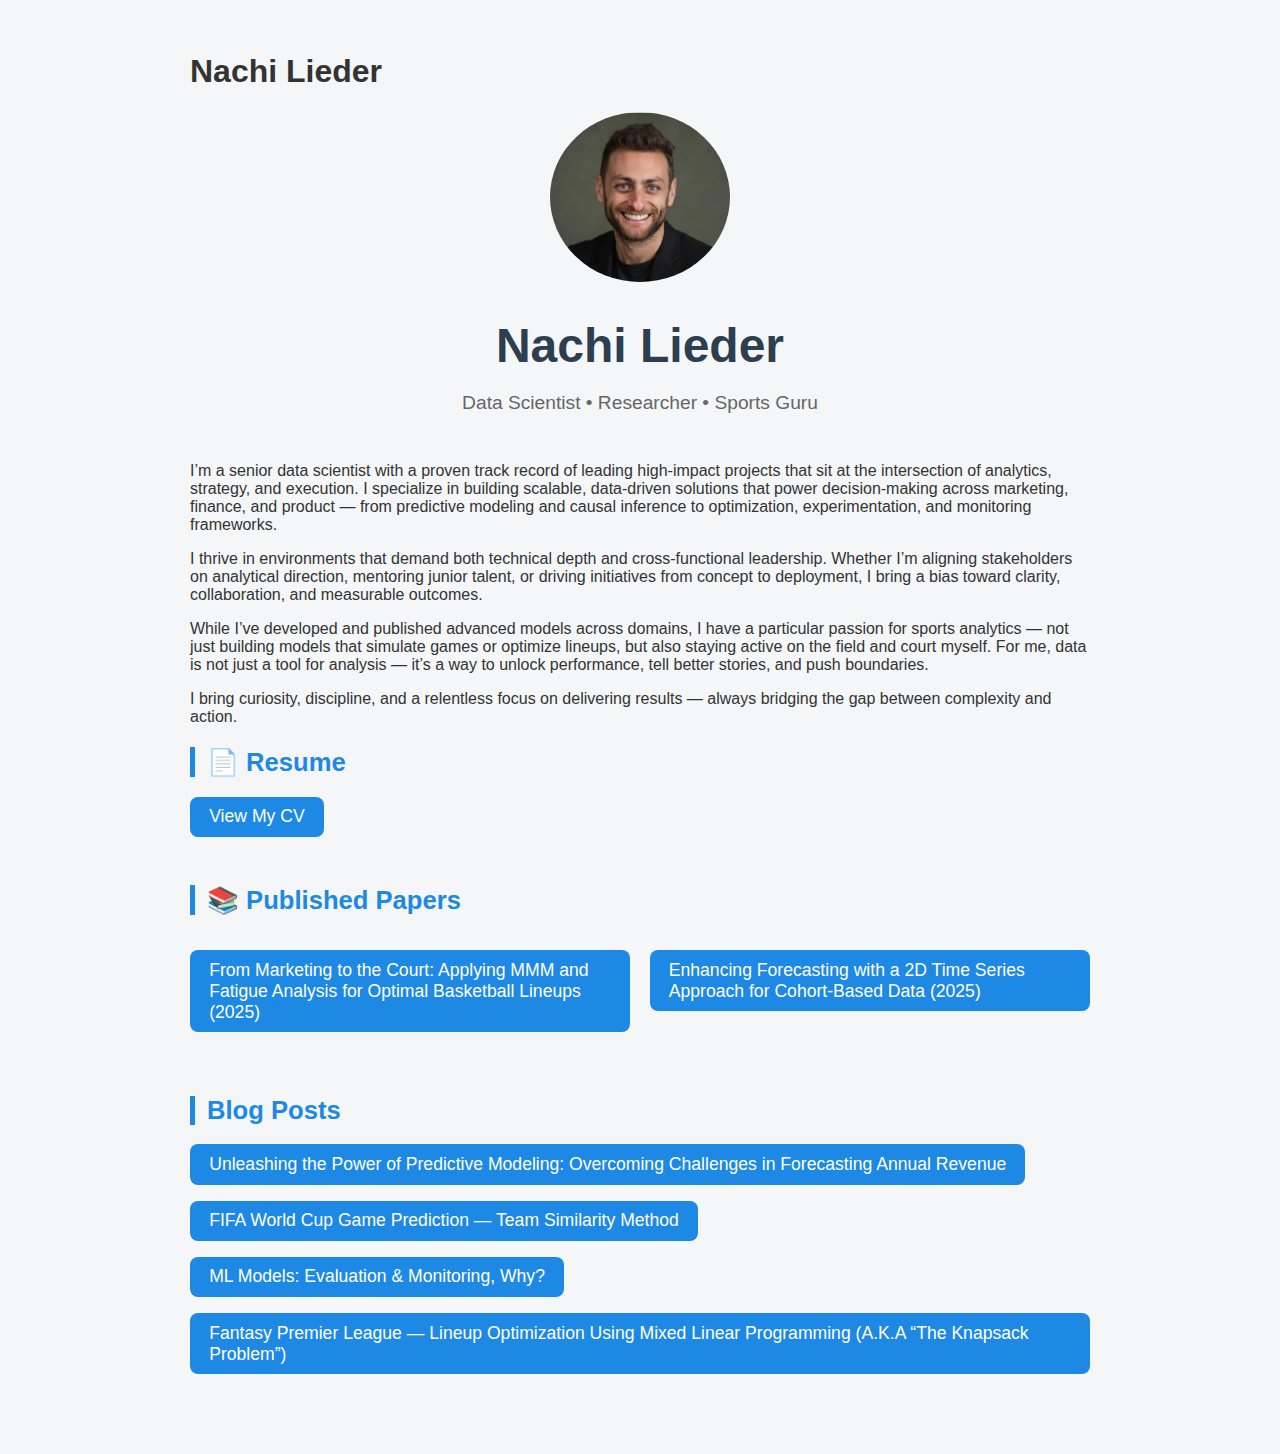
<file: index.html>
<!DOCTYPE html>

<html>

<head>

<meta charset="utf-8" />
<meta name="generator" content="pandoc" />
<meta http-equiv="X-UA-Compatible" content="IE=EDGE" />

<meta name="viewport" content="width=device-width, initial-scale=1" />



<title>Nachi Lieder</title>

<script>// Pandoc 2.9 adds attributes on both header and div. We remove the former (to
// be compatible with the behavior of Pandoc < 2.8).
document.addEventListener('DOMContentLoaded', function(e) {
  var hs = document.querySelectorAll("div.section[class*='level'] > :first-child");
  var i, h, a;
  for (i = 0; i < hs.length; i++) {
    h = hs[i];
    if (!/^h[1-6]$/i.test(h.tagName)) continue;  // it should be a header h1-h6
    a = h.attributes;
    while (a.length > 0) h.removeAttribute(a[0].name);
  }
});
</script>

<style type="text/css">
code{white-space: pre-wrap;}
span.smallcaps{font-variant: small-caps;}
span.underline{text-decoration: underline;}
div.column{display: inline-block; vertical-align: top; width: 50%;}
div.hanging-indent{margin-left: 1.5em; text-indent: -1.5em;}
ul.task-list{list-style: none;}
</style>







<style type="text/css">body {
font-family: 'Segoe UI', Roboto, sans-serif;
background: #f4f6f8;
color: #333;
margin: 0;
padding: 2rem;
max-width: 900px;
margin-left: auto;
margin-right: auto;
}
.header {
text-align: center;
margin-bottom: 3rem;
}
.header h1 {
font-size: 3rem;
margin-bottom: 0.5rem;
color: #2c3e50;
}
.subtitle {
font-size: 1.2rem;
color: #666;
}
.section {
margin-bottom: 3rem;
}
.section h2 {
border-left: 5px solid #1e88e5;
padding-left: 0.75rem;
font-size: 1.6rem;
color: #1e88e5;
margin-bottom: 1.2rem;
}
.cv-link {
font-size: 1.1rem;
background: #1e88e5;
color: white;
padding: 0.6rem 1.2rem;
border-radius: 8px;
text-decoration: none;
display: inline-block;
transition: background 0.3s ease;
}
.cv-link:hover {
background: #1565c0;
}
.link-grid {
display: grid;
grid-template-columns: repeat(auto-fit, minmax(260px, 1fr));
gap: 1.2rem;
}
.link-card {
background: white;
border-radius: 12px;
padding: 1rem;
text-decoration: none;
color: inherit;
box-shadow: 0 2px 6px rgba(0,0,0,0.06);
transition: transform 0.2s ease, box-shadow 0.3s ease;
}
.link-card:hover {
transform: translateY(-5px);
box-shadow: 0 8px 20px rgba(0,0,0,0.1);
}
.link-card h3 {
margin-top: 0;
color: #1e88e5;
}
.link-card p {
margin: 0.3em 0 0;
color: #555;
}
footer {
text-align: center;
margin-top: 4rem;
font-size: 0.9rem;
color: #aaa;
}
</style>




</head>

<body>




<h1 class="title toc-ignore">Nachi Lieder</h1>



<center>
<img role="img" src="[data-uri]" style="width:180px; border-radius: 50%;" />
</center>
<div class="header">
<h1>
Nachi Lieder
</h1>
<p class="subtitle">
Data Scientist • Researcher • Sports Guru
</p>
</div>
<p>I’m a senior data scientist with a proven track record of leading
high-impact projects that sit at the intersection of analytics,
strategy, and execution. I specialize in building scalable, data-driven
solutions that power decision-making across marketing, finance, and
product — from predictive modeling and causal inference to optimization,
experimentation, and monitoring frameworks.</p>
<p>I thrive in environments that demand both technical depth and
cross-functional leadership. Whether I’m aligning stakeholders on
analytical direction, mentoring junior talent, or driving initiatives
from concept to deployment, I bring a bias toward clarity,
collaboration, and measurable outcomes.</p>
<p>While I’ve developed and published advanced models across domains, I
have a particular passion for sports analytics — not just building
models that simulate games or optimize lineups, but also staying active
on the field and court myself. For me, data is not just a tool for
analysis — it’s a way to unlock performance, tell better stories, and
push boundaries.</p>
<p>I bring curiosity, discipline, and a relentless focus on delivering
results — always bridging the gap between complexity and action.</p>
<div class="section">
<h2>
📄 Resume
</h2>
<p><a class="cv-link" href="cv.html" target="_blank">View My CV</a></p>
</div>
<div class="section">
<h2>
📚 Published Papers
</h2>
<div class="link-grid">
<p><a class="cv-link" href="Basketball_Squad_Productivity.pdf" target="_blank">From
Marketing to the Court: Applying MMM and Fatigue Analysis for Optimal
Basketball Lineups (2025)</a></p>
<p><a class="cv-link" href="Enhancing_Forecasting_with_a_2D_Time_Series_Approach_for_Cohort_Based_Data.pdf" target="_blank">Enhancing
Forecasting with a 2D Time Series Approach for Cohort-Based Data
(2025)</a></p>
</div>
</div>
<div class="section">
<h2>
Blog Posts
</h2>
<p><a class="cv-link" href="https://medium.com/lightricks-tech-blog/unleashing-the-power-predictive-modeling-overcoming-challenges-in-forecasting-annual-revenue-7928ebbbedce" target="_blank">Unleashing
the Power of Predictive Modeling: Overcoming Challenges in Forecasting
Annual Revenue</a></p>
<p><a class="cv-link" href="https://medium.com/@nachilieder/fifa-world-cup-game-prediction-team-similarity-method-feb4828feaec" target="_blank">FIFA
World Cup Game Prediction — Team Similarity Method</a></p>
<p><a class="cv-link" href="https://medium.com/lightricks-tech-blog/evaluation-monitoring-why-38a132481eb5" target="_blank">ML
Models: Evaluation &amp; Monitoring, Why?</a></p>
<p><a class="cv-link" href="https://medium.com/sports-analytics-and-data-science/fantasy-premier-league-lineup-optimization-using-mixed-linear-programming-the-knapsack-problem-3c19b3b007a2" target="_blank">Fantasy
Premier League — Lineup Optimization Using Mixed Linear Programming
(A.K.A “The Knapsack Problem”)</a></p>
</div>



<!-- code folding -->


<!-- dynamically load mathjax for compatibility with self-contained -->
<script>
  (function () {
    var script = document.createElement("script");
    script.type = "text/javascript";
    script.src  = "https://mathjax.rstudio.com/latest/MathJax.js?config=TeX-AMS-MML_HTMLorMML";
    document.getElementsByTagName("head")[0].appendChild(script);
  })();
</script>

</body>
</html>
</file>
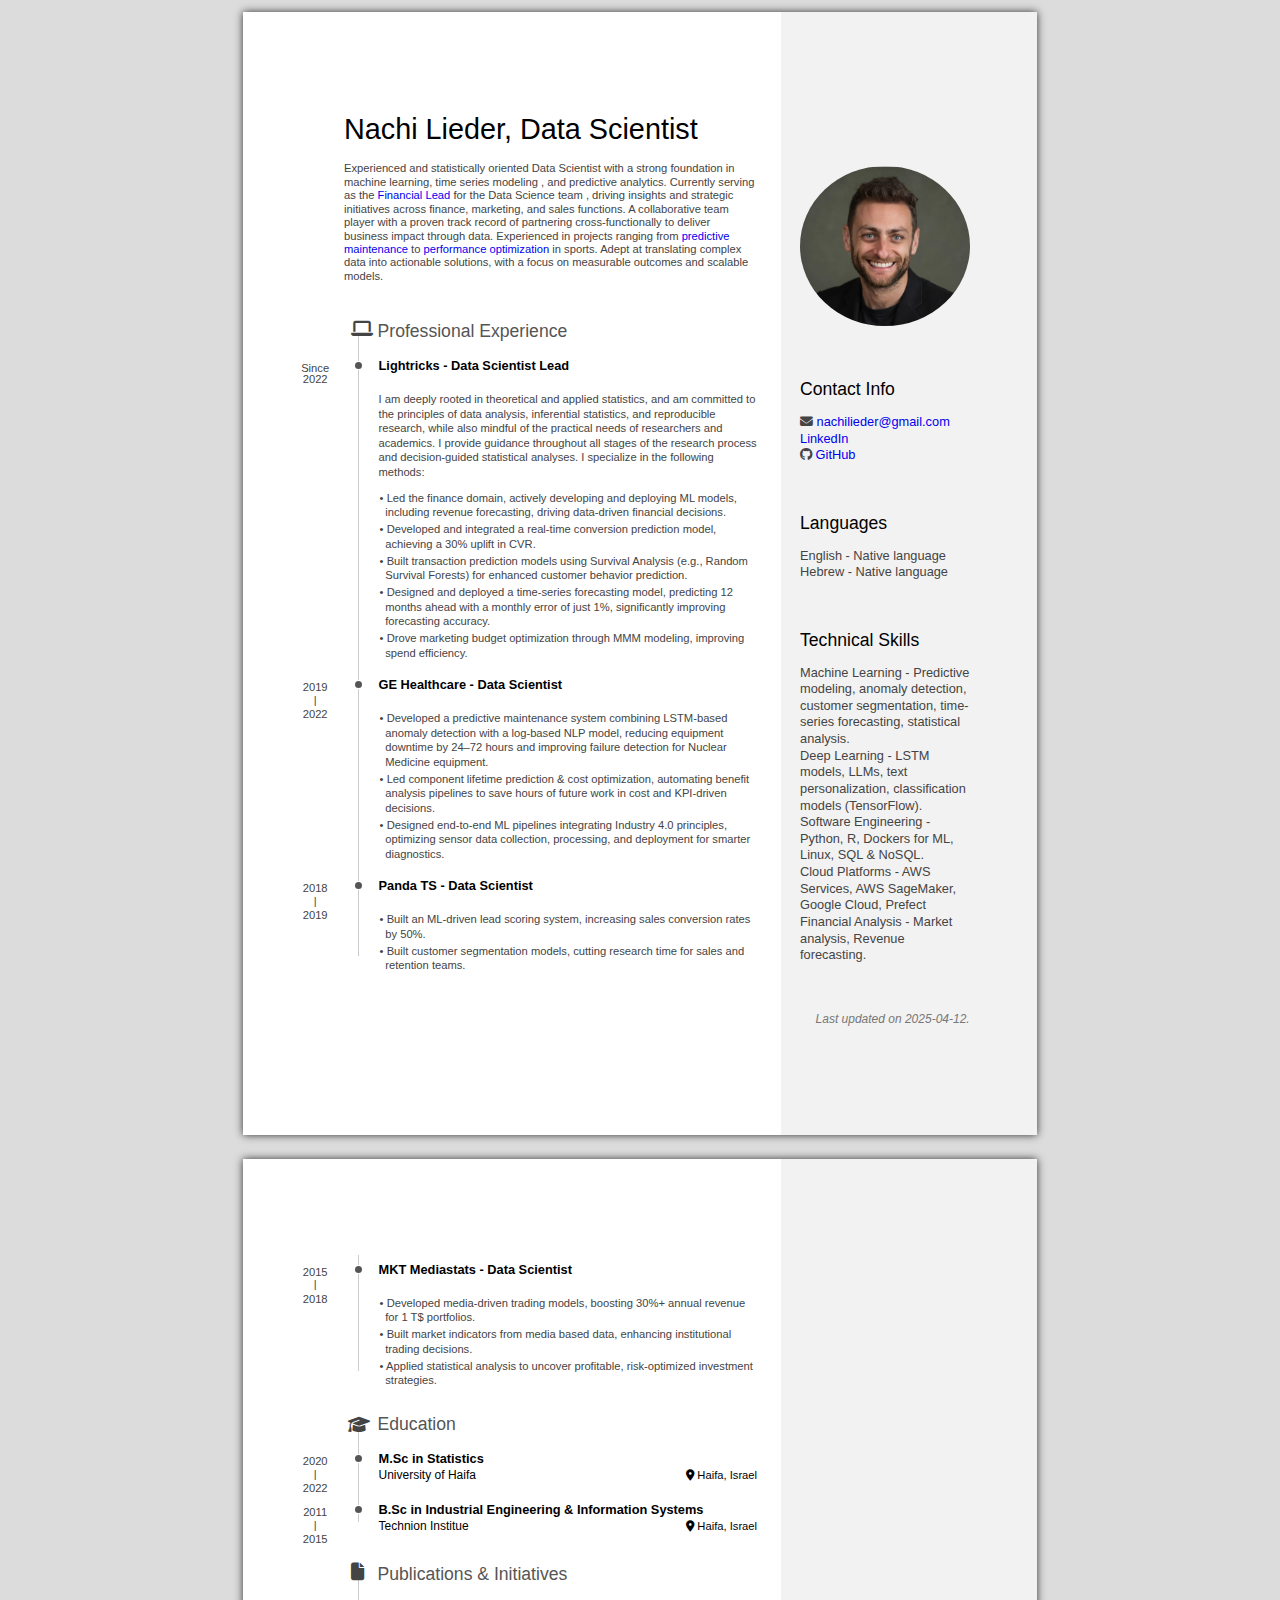
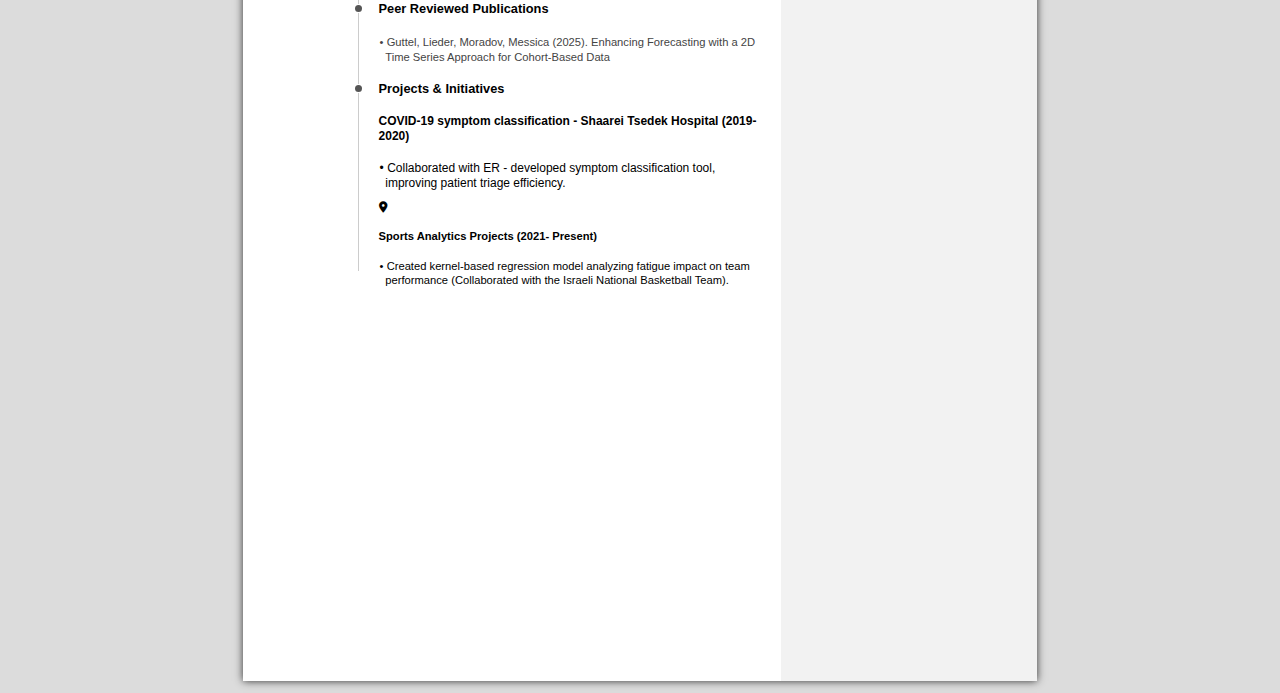
<file: cv.html>
<!DOCTYPE html>
<html xmlns="http://www.w3.org/1999/xhtml">
  <head>
    <meta charset="utf-8" />
    <meta http-equiv="Content-Type" content="text/html; charset=utf-8" />
    <meta name="generator" content="pandoc" />
    <meta name="viewport" content="width=device-width, initial-scale=1">

    <meta name="author" content="Nachi Lieder" />
    <meta name="date" content="2025-04-12" />
    <title>Nachi Lieder’s CV</title>

    
        <link href="index_files/font-awesome-6.4.2/css/all.min.css" rel="stylesheet" />
        <link href="index_files/font-awesome-6.4.2/css/v4-shims.min.css" rel="stylesheet" />
        <script src="index_files/paged-0.22/js/config.js"></script>
        <script src="index_files/paged-0.22/js/paged.js"></script>
        <script src="index_files/paged-0.22/js/hooks.js"></script>
    
        <link rel="stylesheet" href="my_css.css" type="text/css" />
    
  </head>
  <body>

<div id="aside" class="section level1">
<h1>Aside</h1>
<center>
<img src="headshots/headshot.jpeg" style="width:100%; border-radius: 50%;"/>
</center>
<div id="contact" class="section level2">
<h2>Contact Info</h2>
<p><i class="fa fa-envelope"></i>
<a href="mailto:nachilieder@gmail.com" class="email">nachilieder@gmail.com</a><br />
<a href="https://www.linkedin.com/in/nachi-lieder-87a1b342/">LinkedIn</a><br />
<i class="fa fa-brands fa-github"></i>
<a href="https://github.com/NachiLieder">GitHub</a><br />
</p>
</div>
<div id="languages" class="section level2">
<h2>Languages</h2>
<p>English - Native language<br />
Hebrew - Native language</p>
</div>
<div id="technical-skills" class="section level2">
<h2>Technical Skills</h2>
<p><strong>Machine Learning</strong> - Predictive modeling, anomaly detection, customer segmentation, time-series forecasting, statistical analysis.<br />
<strong>Deep Learning</strong> - LSTM models, LLMs, text personalization, classification models (TensorFlow).<br />
<strong>Software Engineering</strong> - Python, R, Dockers for ML, Linux, SQL &amp; NoSQL.<br />
<strong>Cloud Platforms</strong> - AWS Services, AWS SageMaker, Google Cloud, Prefect<br />
<strong>Financial Analysis</strong> - Market analysis, Revenue forecasting.<br />
<br />
</p>
</div>
<div id="disclaimer" class="section level2">
<h2>Disclaimer</h2>
<!--See [short resume](https://mattansb.github.io/CV/resume).-->
<p>Last updated on 2025-04-12.</p>
</div>
</div>
<div id="main" class="section level1">
<h1>Main</h1>
<div id="title" class="section level2">
<h2>Nachi Lieder, Data Scientist</h2>
<p>Experienced and statistically oriented Data Scientist with a strong foundation in machine learning, time series modeling , and predictive analytics. Currently serving as the <a href="#stats-analyst">Financial Lead</a> for the Data Science team , driving insights and strategic initiatives across finance, marketing, and sales functions. A collaborative team player with a proven track record of partnering cross-functionally to deliver business impact through data. Experienced in projects ranging from <a href="#GE">predictive maintenance</a> to <a href="#sports">performance optimization</a> in sports. Adept at translating complex data into actionable solutions, with a focus on measurable outcomes and scalable models.</p>
</div>
<div id="professional-experience" class="section level2" data-icon="laptop">
<h2>Professional Experience</h2>
<div id="stats-analyst" class="section level3">
<h3>Lightricks - Data Scientist Lead</h3>
<p>N/A</p>
<p>N/A</p>
<p>Since 2022</p>
<p>I am deeply rooted in theoretical and applied statistics, and am
committed to the principles of data analysis, inferential statistics,
and reproducible research, while also mindful of the practical needs of
researchers and academics. I provide guidance throughout all stages of
the research process and decision-guided statistical analyses. I
specialize in the following methods:</p>
<ul>
<li>Led the finance domain, actively developing and deploying ML models, including revenue forecasting, driving data-driven financial decisions.<br />
</li>
<li>Developed and integrated a real-time conversion prediction model, achieving a 30% uplift in CVR.<br />
</li>
<li>Built transaction prediction models using Survival Analysis (e.g., Random Survival Forests) for enhanced customer behavior prediction.<br />
</li>
<li>Designed and deployed a time-series forecasting model, predicting 12 months ahead with a monthly error of just 1%, significantly improving forecasting accuracy.<br />
</li>
<li>Drove marketing budget optimization through MMM modeling, improving spend efficiency.<br />
</li>
</ul>
</div>
<div id="GE" class="section level3">
<h3>GE Healthcare - Data Scientist</h3>
<p>N/A</p>
<p>N/A</p>
<p>2019 - 2022</p>
<ul>
<li>Developed a predictive maintenance system combining LSTM-based anomaly detection with a log-based NLP model, reducing equipment downtime by 24–72 hours and improving failure detection for Nuclear Medicine equipment.<br />
</li>
<li>Led component lifetime prediction &amp; cost optimization, automating benefit analysis pipelines to save hours of future work in cost and KPI-driven decisions.<br />
</li>
<li>Designed end-to-end ML pipelines integrating Industry 4.0 principles, optimizing sensor data collection, processing, and deployment for smarter diagnostics.<br />
</li>
</ul>
</div>
<div id="panda" class="section level3">
<h3>Panda TS - Data Scientist</h3>
<p>N/A</p>
<p>N/A</p>
<p>2018 - 2019</p>
<ul>
<li>Built an ML-driven lead scoring system, increasing sales conversion rates by 50%.<br />
</li>
<li>Built customer segmentation models, cutting research time for sales and retention teams.<br />
</li>
</ul>
</div>
<div id="MKT" class="section level3">
<h3>MKT Mediastats - Data Scientist</h3>
<p>N/A</p>
<p>N/A</p>
<p>2015 - 2018</p>
<ul>
<li>Developed media-driven trading models, boosting 30%+ annual revenue for 1 T$ portfolios.<br />
</li>
<li>Built market indicators from media based data, enhancing institutional trading decisions.<br />
</li>
<li>Applied statistical analysis to uncover profitable, risk-optimized investment strategies.<br />
</li>
</ul>
</div>
</div>
<div id="education" class="section level2" data-icon="graduation-cap" data-concise="true">
<h2>Education</h2>
<div id="m.sc-in-statistics" class="section level3">
<h3>M.Sc in Statistics</h3>
<p>University of Haifa</p>
<p>Haifa, Israel</p>
<p>2020 - 2022</p>
</div>
<div id="b.sc-in-industrial-engineering-information-systems" class="section level3">
<h3>B.Sc in Industrial Engineering &amp; Information Systems</h3>
<p>Technion Institue</p>
<p>Haifa, Israel</p>
<p>2011 - 2015</p>
</div>
</div>
<div id="pubs" class="section level2" data-icon="file">
<h2>Publications &amp; Initiatives</h2>
<div id="peer-reviewed-publications" class="section level3">
<h3>Peer Reviewed Publications</h3>
<p>N/A</p>
<p>N/A</p>
<p>N/A</p>
<ul>
<li>Guttel, Lieder, Moradov, Messica (2025). Enhancing Forecasting with a 2D Time Series Approach for Cohort-Based Data</li>
</ul>
</div>
<div id="projects-initiatives" class="section level3">
<h3>Projects &amp; Initiatives</h3>
<div id="covid-19-symptom-classification---shaarei-tsedek-hospital-2019-2020" class="section level4">
<h4>COVID-19 symptom classification - Shaarei Tsedek Hospital (2019-2020)</h4>
<ul>
<li>Collaborated with ER - developed symptom classification tool, improving patient triage efficiency.</li>
</ul>
</div>
<div id="sports" class="section level4">
<h4>Sports Analytics Projects (2021- Present)</h4>
<ul>
<li>Created kernel-based regression model analyzing fatigue impact on team performance (Collaborated with the Israeli National Basketball Team).</li>
</ul>
</div>
</div>
</div>
</div>

<script>
(function() {
  var i, s, j, el, els;
  var create_el = function(type, className, content, isHTML) {
    var el = document.createElement(type);
    if (className) el.className = className;
    if (content) {
      if (isHTML) {el.innerHTML = content;} else {el.innerText = content;}
    }
    return el;
  }

  // replace h2 title with h1
  var title = document.getElementById('title').querySelector('h2');
  title.parentNode.replaceChild(create_el('h1', false, title.innerHTML, true), title);

  // add the class .aside to #aside
  el = document.getElementById('aside');
  if (el) el.className += ' aside';

  // tweak class names of sections, and add icons
  els = document.getElementById('main').querySelectorAll('.level2');
  for (i = 0; i < els.length; i++) {
    el = els[i];
    if (i === 0 && el.id === 'title') continue;
    el.className += ' main-block';
    if (el.dataset['concise']) el.className += ' concise';
    // if there is no icon, add an icon:
    if (el.firstElementChild.firstChild && el.firstElementChild.firstChild.nodeName !== 'I') {
      s = el.dataset['icon'] || 'bookmark';
      el.firstElementChild.insertBefore(create_el('i', 'fa fa-' + s), el.firstElementChild.firstChild);
    }
  }

  // tweak class names of blocks in sections
  els = document.getElementById('main').querySelectorAll('.level3');
  for (i = 0; i < els.length; i++) {
    el = els[i];
    if (el.parentNode.id === 'title') continue;
    el.className += ' blocks';
    el.innerHTML = '<div class="date"></div>' + '<div class="decorator"></div>' +
      '<div class="details"><header></header><div></div></div>' + el.innerHTML;
    var ps = el.querySelectorAll('p');
    // move the date paragraph to the date div
    if (ps.length >= 3) {
      s = ps[2].innerText;
      s = s === 'N/A' ? [] : s.split(' - ');
      el.removeChild(ps[2]);
      for (j = 0; j < s.length && j < 2; j++) {
        el.children[0].appendChild(create_el('span', false, s[j]))
      }
    }
    // move title, description, location to the details div
    (function(h) {
      h.appendChild(el.children[3]);
      var p = el.children[3];  // description
      if (p.innerText !== 'N/A') {
        h.appendChild(create_el('span', 'place', p.innerHTML, true));
      }
      el.removeChild(p);
      p = el.children[3];  // location
      if (p.innerText !== 'N/A') {
        s = create_el('span', 'location', p.innerHTML, true);
        s.innerHTML = '<i class="fa fa-map-marker-alt"></i> ' + s.innerHTML;
        h.appendChild(s);
      }
      el.removeChild(p);
    })(el.children[2].firstElementChild);
    // move the rest of content in a block into the last div of the details div
    s = el.children[2];
    while (j = s.nextSibling) {
      if (j.className === 'aside') { s = j; continue; }
      el.children[2].lastElementChild.append(j);
    }
  }
})();
</script>


  </body>
</html>
</file>
<file: my_css.css>
@page{
  size: A4 portrait;
  margin: 1in 0.5in 1in 0.25in;
}

*{
  box-sizing: border-box;
}

:root{
  --page-width: 8.27in;
  --margin-right: 0.5in;
  --margin-left: 0.25in;
  --content-width: calc(var(--page-width) - var(--margin-right) - var(--margin-left));
  --root-font-size: 12pt;
  --sidebar-width: 13rem;
  --sidebar-background-color: #f2f2f2;
  --main-width: calc(var(--content-width) - var(--sidebar-width));
  --decorator-horizontal-margin: 0.2in;

  --sidebar-horizontal-padding: 0.2in;

  /* XXX: using px for very good precision control */
  --decorator-outer-offset-top: 10px;
  --decorator-outer-offset-left: -5.5px;
  --decorator-border-width: 1px;
  --decorator-outer-dim: 9px;
  --decorator-border: 1px solid #ccc;

  --row-blocks-padding-top: 0.5rem;
  --date-block-width: 0.7in;

  --main-blocks-title-icon-offset-left: calc(-17pt - 0.25 * var(--root-font-size));

  --viewer-background-color: #dcdcdc;
  --viewer-pages-spacing: 12px;
  --viewer-shadow-color: #313131;
}

.pagedjs_page {
  --content-area-height: calc(var(--pagedjs-height) - var(--pagedjs-margin-top) - var(--pagedjs-margin-bottom));
  --sidebar-background-width: calc(var(--pagedjs-margin-right) + var(--sidebar-width));
}

@page{
  background: linear-gradient(to left, var(--sidebar-background-color), var(--sidebar-background-color) var(--sidebar-background-width), white var(--sidebar-background-width));
}

html {
  font-size: var(--root-font-size);
}

body{
  width: var(--content-width);
  font-family: "Open Sans", sans-serif;
  font-weight: 300;
  line-height: 1.3;
  color: #444;
  hyphens: auto;
}

h1, h2, h3{
  margin: 0;
  color: #000;
}

#main > h1, #aside > h1, #disclaimer > h2 {
  display: none;
}

li{
  list-style-type: none;
}

a{
  text-decoration: none;
}

img{
  max-width: 100%;
}

#main{
  width: var(--main-width);
  padding: 0 0.25in 0 0.25in;
  font-size: 0.7rem;
  float: left;
}

#aside{
  position: relative; /* for disclaimer */
  height: var(--content-area-height);
}

.aside{
  width: var(--sidebar-width);
  padding: 0.6in var(--sidebar-horizontal-padding);
  font-size: 0.8rem;
  float: right;
  position: absolute;
  right: 0;
}

/* main */

/** big title **/
h1, h2{
  text-transform: capitalize;
}

#title{
  position: relative;
  left: 0.55in;
  margin: auto 0.55in 0.3in auto;
  line-height: 1.2;
}

#title h1{
  font-weight: 300;
  font-size: 1.8rem;
  line-height: 1.5;
}

#title h3{
  font-size: 0.8rem;
}


/*** categorial blocks ***/

.main-block{
  margin-top: 0.1in;
}

#main h2{
  position: relative;
  top: var(--row-blocks-padding-top);
  /* XXX: 0.5px for aligning fx printing */
  left: calc((var(--date-block-width) + var(--decorator-horizontal-margin)));
  font-weight: 400;
  font-size: 1.1rem;
  color: #555;
}

#main h2 > i{
  /* use absolute position to prevent icon's width from misaligning title */
  /* assigning a fixed width here is no better due to needing to align decorator
     line too */
  position: absolute;
  left: var(--main-blocks-title-icon-offset-left);
  z-index: 1; /* over decorator line */
  color: #444;
}

#main h2::after{ /* extends the decorator line */
  height: calc(var(--row-blocks-padding-top) * 2);
  position: relative;
  top: calc(-1 * var(--row-blocks-padding-top));
  /* XXX: 0.5px for aligning fx printing */
  left: calc(-1 * var(--decorator-horizontal-margin));
  display: block;
  border-left: var(--decorator-border);
  z-index: 0;
  line-height: 0;
  font-size: 0;
  content: ' ';
}

/**** minor tweaks on the icon fonts ****/
#main h2 > .fa-graduation-cap{
  left: calc(var(--main-blocks-title-icon-offset-left) - 2pt);
  top: 2pt;
}

#main h2 > .fa-suitcase{
  top: 1pt;
}

#main h2 > .fa-folder-open{
  top: 1.5pt;
}

/**** individual row blocks (date - decorator - details) ****/

.blocks{
  display: flex;
  flex-flow: row nowrap;
}

.blocks > div{
  padding-top: var(--row-blocks-padding-top);
}

.date{
  flex: 0 0 var(--date-block-width);
  padding-top: calc(var(--row-blocks-padding-top) + 0.25rem) !important;
  padding-right: var(--decorator-horizontal-margin);
  font-size: 0.7rem;
  text-align: right;
  line-height: 1;
  max-width: var(--date-block-width);
}

.date span{
  display: block;
  text-align: center;
}

.date span:nth-child(2)::before{
  position: relative;
  top: 0.1rem;
  right: 0;
  display: block;
  height: 1rem;
  content: '|';
}

.decorator{
  flex: 0 0 0;
  position: relative;
  width: 2pt;
  min-height: 100%;
  border-left: var(--decorator-border);
}

/*
 * XXX: Use two filled circles to achieve the circle-with-white-border effect.
 * The normal technique of only using one pseudo element and
 * border: 1px solid white; style makes firefox erroneously either:
 * 1) overflows the grayshade background (if no background-clip is set), or
 * 2) shows decorator line which should've been masked by the white border
 *
 */

.decorator::before{
  position: absolute;
  top: var(--decorator-outer-offset-top);
  left: var(--decorator-outer-offset-left);
  content: ' ';
  display: block;
  width: var(--decorator-outer-dim);
  height: var(--decorator-outer-dim);
  border-radius: calc(var(--decorator-outer-dim) / 2);
  background-color: #fff;
}

.decorator::after{
  position: absolute;
  top: calc(var(--decorator-outer-offset-top) + var(--decorator-border-width));
  left: calc(var(--decorator-outer-offset-left) + var(--decorator-border-width));
  content: ' ';
  display: block;
  width: calc(var(--decorator-outer-dim) - (var(--decorator-border-width) * 2));
  height: calc(var(--decorator-outer-dim) - (var(--decorator-border-width) * 2));
  border-radius: calc((var(--decorator-outer-dim) - (var(--decorator-border-width) * 2)) / 2);
  background-color: #555;
}

.blocks:last-child .decorator{ /* slightly shortens it */
  margin-bottom: 0.25in;
}

/***** fine-tunes on the details block where the real juice is *****/

.details{
  flex: 1 0 0;
  padding-left: var(--decorator-horizontal-margin);
  padding-top: calc(var(--row-blocks-padding-top) - 0.05rem) !important; /* not sure why but this is needed for better alignment */
}

.details header{
  color: #000;
}

.details h3{
  font-size: 0.8rem;
}

.main-block:not(.concise) .details div{
  margin: 0.18in 0 0.1in 0;
}

.main-block:not(.concise) .blocks:last-child .details div{
  margin-bottom: 0;
}

.main-block.concise .details div:not(.concise){
  /* use padding to work around the fact that margin doesn't affect floated
     neighboring elements */
  padding: 0.05in 0 0.07in 0;
}

.details .place{
  float: left;
  font-size: 0.75rem;
}

.details .location{
  float: right;
}

.details div{
  clear: both;
}

/***** fine-tunes on the lists... *****/

#main ul{
  padding-left: 0.07in;
  margin: 0.08in 0;
}

#main li{
  margin: 0 0 0.025in 0;
}

/****** customize list symbol style ******/
#main li::before{
  position: relative;
  margin-left: -4.25pt;
  content: '• ';
}

.aside li::before {
  content: none;
}

.details .concise ul{
  margin: 0 !important;
  -webkit-columns: 2;
  -moz-columns: 2;
  columns: 2;
}

.details .concise li{
  margin: 0 !important;
}

.details .concise li{
  margin-left: 0 !important;
}



/* sidebar */

.aside h2{
  font-weight: 400;
  font-size: 1.1rem;
}

.aside .level2{
  margin-top: 0.5in;
}

#contact ul{
  margin-top: 0.05in;
  padding-left: 0;
  font-weight: 400;
  line-height: 1.75;
}

#contact li > i{
  width: 0.9rem; /* for text alignment */
  text-align: right;
}

#skills{
  line-height: 1.5;
}

#skills ul{
  margin: 0.05in 0 0.15in;
  padding: 0;
}

#disclaimer{
  position: absolute;
  bottom: 0;
  right: var(--sidebar-horizontal-padding);
  font-size: 0.75rem;
  font-style: italic;
  line-height: 1.1;
  text-align: right;
  color: #777;
}

#disclaimer code{
  color: #666;
  font-family: "Source Code Pro";
  font-weight: 400;
  font-style: normal;
}

/* Paged.js viewer */

@media screen {
  body {
    background-color: var(--viewer-background-color);
    margin: 0; /* for mobile */
    width: calc(var(--pagedjs-width) + 2 * var(--viewer-pages-spacing)); /* for mobile */
  }
   .pagedjs_pages {
    max-width: var(--pagedjs-width);
    margin: 0 auto;
    display: flex;
    flex-direction: column;
  }
   .pagedjs_page {
    box-shadow: 0 0 calc(0.66667 * var(--viewer-pages-spacing)) var(--viewer-shadow-color);
    margin: var(--viewer-pages-spacing) 0;
  }
}
 @media screen and (min-width: 8.5in) {
  /* not a mobile */
  body {
    margin: auto;
    width: unset;
  }
}

.blocks {
  break-inside: avoid;
}
</file>
<file: index_files/font-awesome-6.4.2/css/v4-shims.min.css>
/*!
 * Font Awesome Free 6.4.2 by @fontawesome - https://fontawesome.com
 * License - https://fontawesome.com/license/free (Icons: CC BY 4.0, Fonts: SIL OFL 1.1, Code: MIT License)
 * Copyright 2023 Fonticons, Inc.
 */
.fa.fa-glass:before{content:"\f000"}.fa.fa-envelope-o{font-family:"Font Awesome 6 Free";font-weight:400}.fa.fa-envelope-o:before{content:"\f0e0"}.fa.fa-star-o{font-family:"Font Awesome 6 Free";font-weight:400}.fa.fa-star-o:before{content:"\f005"}.fa.fa-close:before,.fa.fa-remove:before{content:"\f00d"}.fa.fa-gear:before{content:"\f013"}.fa.fa-trash-o{font-family:"Font Awesome 6 Free";font-weight:400}.fa.fa-trash-o:before{content:"\f2ed"}.fa.fa-home:before{content:"\f015"}.fa.fa-file-o{font-family:"Font Awesome 6 Free";font-weight:400}.fa.fa-file-o:before{content:"\f15b"}.fa.fa-clock-o{font-family:"Font Awesome 6 Free";font-weight:400}.fa.fa-clock-o:before{content:"\f017"}.fa.fa-arrow-circle-o-down{font-family:"Font Awesome 6 Free";font-weight:400}.fa.fa-arrow-circle-o-down:before{content:"\f358"}.fa.fa-arrow-circle-o-up{font-family:"Font Awesome 6 Free";font-weight:400}.fa.fa-arrow-circle-o-up:before{content:"\f35b"}.fa.fa-play-circle-o{font-family:"Font Awesome 6 Free";font-weight:400}.fa.fa-play-circle-o:before{content:"\f144"}.fa.fa-repeat:before,.fa.fa-rotate-right:before{content:"\f01e"}.fa.fa-refresh:before{content:"\f021"}.fa.fa-list-alt{font-family:"Font Awesome 6 Free";font-weight:400}.fa.fa-list-alt:before{content:"\f022"}.fa.fa-dedent:before{content:"\f03b"}.fa.fa-video-camera:before{content:"\f03d"}.fa.fa-picture-o{font-family:"Font Awesome 6 Free";font-weight:400}.fa.fa-picture-o:before{content:"\f03e"}.fa.fa-photo{font-family:"Font Awesome 6 Free";font-weight:400}.fa.fa-photo:before{content:"\f03e"}.fa.fa-image{font-family:"Font Awesome 6 Free";font-weight:400}.fa.fa-image:before{content:"\f03e"}.fa.fa-map-marker:before{content:"\f3c5"}.fa.fa-pencil-square-o{font-family:"Font Awesome 6 Free";font-weight:400}.fa.fa-pencil-square-o:before{content:"\f044"}.fa.fa-edit{font-family:"Font Awesome 6 Free";font-weight:400}.fa.fa-edit:before{content:"\f044"}.fa.fa-share-square-o:before{content:"\f14d"}.fa.fa-check-square-o{font-family:"Font Awesome 6 Free";font-weight:400}.fa.fa-check-square-o:before{content:"\f14a"}.fa.fa-arrows:before{content:"\f0b2"}.fa.fa-times-circle-o{font-family:"Font Awesome 6 Free";font-weight:400}.fa.fa-times-circle-o:before{content:"\f057"}.fa.fa-check-circle-o{font-family:"Font Awesome 6 Free";font-weight:400}.fa.fa-check-circle-o:before{content:"\f058"}.fa.fa-mail-forward:before{content:"\f064"}.fa.fa-expand:before{content:"\f424"}.fa.fa-compress:before{content:"\f422"}.fa.fa-eye,.fa.fa-eye-slash{font-family:"Font Awesome 6 Free";font-weight:400}.fa.fa-warning:before{content:"\f071"}.fa.fa-calendar:before{content:"\f073"}.fa.fa-arrows-v:before{content:"\f338"}.fa.fa-arrows-h:before{content:"\f337"}.fa.fa-bar-chart-o:before,.fa.fa-bar-chart:before{content:"\e0e3"}.fa.fa-twitter-square{font-family:"Font Awesome 6 Brands";font-weight:400}.fa.fa-twitter-square:before{content:"\f081"}.fa.fa-facebook-square{font-family:"Font Awesome 6 Brands";font-weight:400}.fa.fa-facebook-square:before{content:"\f082"}.fa.fa-gears:before{content:"\f085"}.fa.fa-thumbs-o-up{font-family:"Font Awesome 6 Free";font-weight:400}.fa.fa-thumbs-o-up:before{content:"\f164"}.fa.fa-thumbs-o-down{font-family:"Font Awesome 6 Free";font-weight:400}.fa.fa-thumbs-o-down:before{content:"\f165"}.fa.fa-heart-o{font-family:"Font Awesome 6 Free";font-weight:400}.fa.fa-heart-o:before{content:"\f004"}.fa.fa-sign-out:before{content:"\f2f5"}.fa.fa-linkedin-square{font-family:"Font Awesome 6 Brands";font-weight:400}.fa.fa-linkedin-square:before{content:"\f08c"}.fa.fa-thumb-tack:before{content:"\f08d"}.fa.fa-external-link:before{content:"\f35d"}.fa.fa-sign-in:before{content:"\f2f6"}.fa.fa-github-square{font-family:"Font Awesome 6 Brands";font-weight:400}.fa.fa-github-square:before{content:"\f092"}.fa.fa-lemon-o{font-family:"Font Awesome 6 Free";font-weight:400}.fa.fa-lemon-o:before{content:"\f094"}.fa.fa-square-o{font-family:"Font Awesome 6 Free";font-weight:400}.fa.fa-square-o:before{content:"\f0c8"}.fa.fa-bookmark-o{font-family:"Font Awesome 6 Free";font-weight:400}.fa.fa-bookmark-o:before{content:"\f02e"}.fa.fa-facebook,.fa.fa-twitter{font-family:"Font Awesome 6 Brands";font-weight:400}.fa.fa-facebook:before{content:"\f39e"}.fa.fa-facebook-f{font-family:"Font Awesome 6 Brands";font-weight:400}.fa.fa-facebook-f:before{content:"\f39e"}.fa.fa-github{font-family:"Font Awesome 6 Brands";font-weight:400}.fa.fa-credit-card{font-family:"Font Awesome 6 Free";font-weight:400}.fa.fa-feed:before{content:"\f09e"}.fa.fa-hdd-o{font-family:"Font Awesome 6 Free";font-weight:400}.fa.fa-hdd-o:before{content:"\f0a0"}.fa.fa-hand-o-right{font-family:"Font Awesome 6 Free";font-weight:400}.fa.fa-hand-o-right:before{content:"\f0a4"}.fa.fa-hand-o-left{font-family:"Font Awesome 6 Free";font-weight:400}.fa.fa-hand-o-left:before{content:"\f0a5"}.fa.fa-hand-o-up{font-family:"Font Awesome 6 Free";font-weight:400}.fa.fa-hand-o-up:before{content:"\f0a6"}.fa.fa-hand-o-down{font-family:"Font Awesome 6 Free";font-weight:400}.fa.fa-hand-o-down:before{content:"\f0a7"}.fa.fa-globe:before{content:"\f57d"}.fa.fa-tasks:before{content:"\f828"}.fa.fa-arrows-alt:before{content:"\f31e"}.fa.fa-group:before{content:"\f0c0"}.fa.fa-chain:before{content:"\f0c1"}.fa.fa-cut:before{content:"\f0c4"}.fa.fa-files-o{font-family:"Font Awesome 6 Free";font-weight:400}.fa.fa-files-o:before{content:"\f0c5"}.fa.fa-floppy-o{font-family:"Font Awesome 6 Free";font-weight:400}.fa.fa-floppy-o:before{content:"\f0c7"}.fa.fa-save{font-family:"Font Awesome 6 Free";font-weight:400}.fa.fa-save:before{content:"\f0c7"}.fa.fa-navicon:before,.fa.fa-reorder:before{content:"\f0c9"}.fa.fa-magic:before{content:"\e2ca"}.fa.fa-pinterest,.fa.fa-pinterest-square{font-family:"Font Awesome 6 Brands";font-weight:400}.fa.fa-pinterest-square:before{content:"\f0d3"}.fa.fa-google-plus-square{font-family:"Font Awesome 6 Brands";font-weight:400}.fa.fa-google-plus-square:before{content:"\f0d4"}.fa.fa-google-plus{font-family:"Font Awesome 6 Brands";font-weight:400}.fa.fa-google-plus:before{content:"\f0d5"}.fa.fa-money:before{content:"\f3d1"}.fa.fa-unsorted:before{content:"\f0dc"}.fa.fa-sort-desc:before{content:"\f0dd"}.fa.fa-sort-asc:before{content:"\f0de"}.fa.fa-linkedin{font-family:"Font Awesome 6 Brands";font-weight:400}.fa.fa-linkedin:before{content:"\f0e1"}.fa.fa-rotate-left:before{content:"\f0e2"}.fa.fa-legal:before{content:"\f0e3"}.fa.fa-dashboard:before,.fa.fa-tachometer:before{content:"\f625"}.fa.fa-comment-o{font-family:"Font Awesome 6 Free";font-weight:400}.fa.fa-comment-o:before{content:"\f075"}.fa.fa-comments-o{font-family:"Font Awesome 6 Free";font-weight:400}.fa.fa-comments-o:before{content:"\f086"}.fa.fa-flash:before{content:"\f0e7"}.fa.fa-clipboard:before{content:"\f0ea"}.fa.fa-lightbulb-o{font-family:"Font Awesome 6 Free";font-weight:400}.fa.fa-lightbulb-o:before{content:"\f0eb"}.fa.fa-exchange:before{content:"\f362"}.fa.fa-cloud-download:before{content:"\f0ed"}.fa.fa-cloud-upload:before{content:"\f0ee"}.fa.fa-bell-o{font-family:"Font Awesome 6 Free";font-weight:400}.fa.fa-bell-o:before{content:"\f0f3"}.fa.fa-cutlery:before{content:"\f2e7"}.fa.fa-file-text-o{font-family:"Font Awesome 6 Free";font-weight:400}.fa.fa-file-text-o:before{content:"\f15c"}.fa.fa-building-o{font-family:"Font Awesome 6 Free";font-weight:400}.fa.fa-building-o:before{content:"\f1ad"}.fa.fa-hospital-o{font-family:"Font Awesome 6 Free";font-weight:400}.fa.fa-hospital-o:before{content:"\f0f8"}.fa.fa-tablet:before{content:"\f3fa"}.fa.fa-mobile-phone:before,.fa.fa-mobile:before{content:"\f3cd"}.fa.fa-circle-o{font-family:"Font Awesome 6 Free";font-weight:400}.fa.fa-circle-o:before{content:"\f111"}.fa.fa-mail-reply:before{content:"\f3e5"}.fa.fa-github-alt{font-family:"Font Awesome 6 Brands";font-weight:400}.fa.fa-folder-o{font-family:"Font Awesome 6 Free";font-weight:400}.fa.fa-folder-o:before{content:"\f07b"}.fa.fa-folder-open-o{font-family:"Font Awesome 6 Free";font-weight:400}.fa.fa-folder-open-o:before{content:"\f07c"}.fa.fa-smile-o{font-family:"Font Awesome 6 Free";font-weight:400}.fa.fa-smile-o:before{content:"\f118"}.fa.fa-frown-o{font-family:"Font Awesome 6 Free";font-weight:400}.fa.fa-frown-o:before{content:"\f119"}.fa.fa-meh-o{font-family:"Font Awesome 6 Free";font-weight:400}.fa.fa-meh-o:before{content:"\f11a"}.fa.fa-keyboard-o{font-family:"Font Awesome 6 Free";font-weight:400}.fa.fa-keyboard-o:before{content:"\f11c"}.fa.fa-flag-o{font-family:"Font Awesome 6 Free";font-weight:400}.fa.fa-flag-o:before{content:"\f024"}.fa.fa-mail-reply-all:before{content:"\f122"}.fa.fa-star-half-o{font-family:"Font Awesome 6 Free";font-weight:400}.fa.fa-star-half-o:before{content:"\f5c0"}.fa.fa-star-half-empty{font-family:"Font Awesome 6 Free";font-weight:400}.fa.fa-star-half-empty:before{content:"\f5c0"}.fa.fa-star-half-full{font-family:"Font Awesome 6 Free";font-weight:400}.fa.fa-star-half-full:before{content:"\f5c0"}.fa.fa-code-fork:before{content:"\f126"}.fa.fa-chain-broken:before,.fa.fa-unlink:before{content:"\f127"}.fa.fa-calendar-o{font-family:"Font Awesome 6 Free";font-weight:400}.fa.fa-calendar-o:before{content:"\f133"}.fa.fa-css3,.fa.fa-html5,.fa.fa-maxcdn{font-family:"Font Awesome 6 Brands";font-weight:400}.fa.fa-unlock-alt:before{content:"\f09c"}.fa.fa-minus-square-o{font-family:"Font Awesome 6 Free";font-weight:400}.fa.fa-minus-square-o:before{content:"\f146"}.fa.fa-level-up:before{content:"\f3bf"}.fa.fa-level-down:before{content:"\f3be"}.fa.fa-pencil-square:before{content:"\f14b"}.fa.fa-external-link-square:before{content:"\f360"}.fa.fa-compass{font-family:"Font Awesome 6 Free";font-weight:400}.fa.fa-caret-square-o-down{font-family:"Font Awesome 6 Free";font-weight:400}.fa.fa-caret-square-o-down:before{content:"\f150"}.fa.fa-toggle-down{font-family:"Font Awesome 6 Free";font-weight:400}.fa.fa-toggle-down:before{content:"\f150"}.fa.fa-caret-square-o-up{font-family:"Font Awesome 6 Free";font-weight:400}.fa.fa-caret-square-o-up:before{content:"\f151"}.fa.fa-toggle-up{font-family:"Font Awesome 6 Free";font-weight:400}.fa.fa-toggle-up:before{content:"\f151"}.fa.fa-caret-square-o-right{font-family:"Font Awesome 6 Free";font-weight:400}.fa.fa-caret-square-o-right:before{content:"\f152"}.fa.fa-toggle-right{font-family:"Font Awesome 6 Free";font-weight:400}.fa.fa-toggle-right:before{content:"\f152"}.fa.fa-eur:before,.fa.fa-euro:before{content:"\f153"}.fa.fa-gbp:before{content:"\f154"}.fa.fa-dollar:before,.fa.fa-usd:before{content:"\24"}.fa.fa-inr:before,.fa.fa-rupee:before{content:"\e1bc"}.fa.fa-cny:before,.fa.fa-jpy:before,.fa.fa-rmb:before,.fa.fa-yen:before{content:"\f157"}.fa.fa-rouble:before,.fa.fa-rub:before,.fa.fa-ruble:before{content:"\f158"}.fa.fa-krw:before,.fa.fa-won:before{content:"\f159"}.fa.fa-bitcoin,.fa.fa-btc{font-family:"Font Awesome 6 Brands";font-weight:400}.fa.fa-bitcoin:before{content:"\f15a"}.fa.fa-file-text:before{content:"\f15c"}.fa.fa-sort-alpha-asc:before{content:"\f15d"}.fa.fa-sort-alpha-desc:before{content:"\f881"}.fa.fa-sort-amount-asc:before{content:"\f884"}.fa.fa-sort-amount-desc:before{content:"\f160"}.fa.fa-sort-numeric-asc:before{content:"\f162"}.fa.fa-sort-numeric-desc:before{content:"\f886"}.fa.fa-youtube-square{font-family:"Font Awesome 6 Brands";font-weight:400}.fa.fa-youtube-square:before{content:"\f431"}.fa.fa-xing,.fa.fa-xing-square,.fa.fa-youtube{font-family:"Font Awesome 6 Brands";font-weight:400}.fa.fa-xing-square:before{content:"\f169"}.fa.fa-youtube-play{font-family:"Font Awesome 6 Brands";font-weight:400}.fa.fa-youtube-play:before{content:"\f167"}.fa.fa-adn,.fa.fa-bitbucket,.fa.fa-bitbucket-square,.fa.fa-dropbox,.fa.fa-flickr,.fa.fa-instagram,.fa.fa-stack-overflow{font-family:"Font Awesome 6 Brands";font-weight:400}.fa.fa-bitbucket-square:before{content:"\f171"}.fa.fa-tumblr,.fa.fa-tumblr-square{font-family:"Font Awesome 6 Brands";font-weight:400}.fa.fa-tumblr-square:before{content:"\f174"}.fa.fa-long-arrow-down:before{content:"\f309"}.fa.fa-long-arrow-up:before{content:"\f30c"}.fa.fa-long-arrow-left:before{content:"\f30a"}.fa.fa-long-arrow-right:before{content:"\f30b"}.fa.fa-android,.fa.fa-apple,.fa.fa-dribbble,.fa.fa-foursquare,.fa.fa-gittip,.fa.fa-gratipay,.fa.fa-linux,.fa.fa-skype,.fa.fa-trello,.fa.fa-windows{font-family:"Font Awesome 6 Brands";font-weight:400}.fa.fa-gittip:before{content:"\f184"}.fa.fa-sun-o{font-family:"Font Awesome 6 Free";font-weight:400}.fa.fa-sun-o:before{content:"\f185"}.fa.fa-moon-o{font-family:"Font Awesome 6 Free";font-weight:400}.fa.fa-moon-o:before{content:"\f186"}.fa.fa-pagelines,.fa.fa-renren,.fa.fa-stack-exchange,.fa.fa-vk,.fa.fa-weibo{font-family:"Font Awesome 6 Brands";font-weight:400}.fa.fa-arrow-circle-o-right{font-family:"Font Awesome 6 Free";font-weight:400}.fa.fa-arrow-circle-o-right:before{content:"\f35a"}.fa.fa-arrow-circle-o-left{font-family:"Font Awesome 6 Free";font-weight:400}.fa.fa-arrow-circle-o-left:before{content:"\f359"}.fa.fa-caret-square-o-left{font-family:"Font Awesome 6 Free";font-weight:400}.fa.fa-caret-square-o-left:before{content:"\f191"}.fa.fa-toggle-left{font-family:"Font Awesome 6 Free";font-weight:400}.fa.fa-toggle-left:before{content:"\f191"}.fa.fa-dot-circle-o{font-family:"Font Awesome 6 Free";font-weight:400}.fa.fa-dot-circle-o:before{content:"\f192"}.fa.fa-vimeo-square{font-family:"Font Awesome 6 Brands";font-weight:400}.fa.fa-vimeo-square:before{content:"\f194"}.fa.fa-try:before,.fa.fa-turkish-lira:before{content:"\e2bb"}.fa.fa-plus-square-o{font-family:"Font Awesome 6 Free";font-weight:400}.fa.fa-plus-square-o:before{content:"\f0fe"}.fa.fa-openid,.fa.fa-slack,.fa.fa-wordpress{font-family:"Font Awesome 6 Brands";font-weight:400}.fa.fa-bank:before,.fa.fa-institution:before{content:"\f19c"}.fa.fa-mortar-board:before{content:"\f19d"}.fa.fa-google,.fa.fa-reddit,.fa.fa-reddit-square,.fa.fa-yahoo{font-family:"Font Awesome 6 Brands";font-weight:400}.fa.fa-reddit-square:before{content:"\f1a2"}.fa.fa-behance,.fa.fa-behance-square,.fa.fa-delicious,.fa.fa-digg,.fa.fa-drupal,.fa.fa-joomla,.fa.fa-pied-piper-alt,.fa.fa-pied-piper-pp,.fa.fa-stumbleupon,.fa.fa-stumbleupon-circle{font-family:"Font Awesome 6 Brands";font-weight:400}.fa.fa-behance-square:before{content:"\f1b5"}.fa.fa-steam,.fa.fa-steam-square{font-family:"Font Awesome 6 Brands";font-weight:400}.fa.fa-steam-square:before{content:"\f1b7"}.fa.fa-automobile:before{content:"\f1b9"}.fa.fa-cab:before{content:"\f1ba"}.fa.fa-deviantart,.fa.fa-soundcloud,.fa.fa-spotify{font-family:"Font Awesome 6 Brands";font-weight:400}.fa.fa-file-pdf-o{font-family:"Font Awesome 6 Free";font-weight:400}.fa.fa-file-pdf-o:before{content:"\f1c1"}.fa.fa-file-word-o{font-family:"Font Awesome 6 Free";font-weight:400}.fa.fa-file-word-o:before{content:"\f1c2"}.fa.fa-file-excel-o{font-family:"Font Awesome 6 Free";font-weight:400}.fa.fa-file-excel-o:before{content:"\f1c3"}.fa.fa-file-powerpoint-o{font-family:"Font Awesome 6 Free";font-weight:400}.fa.fa-file-powerpoint-o:before{content:"\f1c4"}.fa.fa-file-image-o{font-family:"Font Awesome 6 Free";font-weight:400}.fa.fa-file-image-o:before{content:"\f1c5"}.fa.fa-file-photo-o{font-family:"Font Awesome 6 Free";font-weight:400}.fa.fa-file-photo-o:before{content:"\f1c5"}.fa.fa-file-picture-o{font-family:"Font Awesome 6 Free";font-weight:400}.fa.fa-file-picture-o:before{content:"\f1c5"}.fa.fa-file-archive-o{font-family:"Font Awesome 6 Free";font-weight:400}.fa.fa-file-archive-o:before{content:"\f1c6"}.fa.fa-file-zip-o{font-family:"Font Awesome 6 Free";font-weight:400}.fa.fa-file-zip-o:before{content:"\f1c6"}.fa.fa-file-audio-o{font-family:"Font Awesome 6 Free";font-weight:400}.fa.fa-file-audio-o:before{content:"\f1c7"}.fa.fa-file-sound-o{font-family:"Font Awesome 6 Free";font-weight:400}.fa.fa-file-sound-o:before{content:"\f1c7"}.fa.fa-file-video-o{font-family:"Font Awesome 6 Free";font-weight:400}.fa.fa-file-video-o:before{content:"\f1c8"}.fa.fa-file-movie-o{font-family:"Font Awesome 6 Free";font-weight:400}.fa.fa-file-movie-o:before{content:"\f1c8"}.fa.fa-file-code-o{font-family:"Font Awesome 6 Free";font-weight:400}.fa.fa-file-code-o:before{content:"\f1c9"}.fa.fa-codepen,.fa.fa-jsfiddle,.fa.fa-vine{font-family:"Font Awesome 6 Brands";font-weight:400}.fa.fa-life-bouy:before,.fa.fa-life-buoy:before,.fa.fa-life-saver:before,.fa.fa-support:before{content:"\f1cd"}.fa.fa-circle-o-notch:before{content:"\f1ce"}.fa.fa-ra,.fa.fa-rebel{font-family:"Font Awesome 6 Brands";font-weight:400}.fa.fa-ra:before{content:"\f1d0"}.fa.fa-resistance{font-family:"Font Awesome 6 Brands";font-weight:400}.fa.fa-resistance:before{content:"\f1d0"}.fa.fa-empire,.fa.fa-ge{font-family:"Font Awesome 6 Brands";font-weight:400}.fa.fa-ge:before{content:"\f1d1"}.fa.fa-git-square{font-family:"Font Awesome 6 Brands";font-weight:400}.fa.fa-git-square:before{content:"\f1d2"}.fa.fa-git,.fa.fa-hacker-news,.fa.fa-y-combinator-square{font-family:"Font Awesome 6 Brands";font-weight:400}.fa.fa-y-combinator-square:before{content:"\f1d4"}.fa.fa-yc-square{font-family:"Font Awesome 6 Brands";font-weight:400}.fa.fa-yc-square:before{content:"\f1d4"}.fa.fa-qq,.fa.fa-tencent-weibo,.fa.fa-wechat,.fa.fa-weixin{font-family:"Font Awesome 6 Brands";font-weight:400}.fa.fa-wechat:before{content:"\f1d7"}.fa.fa-send:before{content:"\f1d8"}.fa.fa-paper-plane-o{font-family:"Font Awesome 6 Free";font-weight:400}.fa.fa-paper-plane-o:before{content:"\f1d8"}.fa.fa-send-o{font-family:"Font Awesome 6 Free";font-weight:400}.fa.fa-send-o:before{content:"\f1d8"}.fa.fa-circle-thin{font-family:"Font Awesome 6 Free";font-weight:400}.fa.fa-circle-thin:before{content:"\f111"}.fa.fa-header:before{content:"\f1dc"}.fa.fa-futbol-o{font-family:"Font Awesome 6 Free";font-weight:400}.fa.fa-futbol-o:before{content:"\f1e3"}.fa.fa-soccer-ball-o{font-family:"Font Awesome 6 Free";font-weight:400}.fa.fa-soccer-ball-o:before{content:"\f1e3"}.fa.fa-slideshare,.fa.fa-twitch,.fa.fa-yelp{font-family:"Font Awesome 6 Brands";font-weight:400}.fa.fa-newspaper-o{font-family:"Font Awesome 6 Free";font-weight:400}.fa.fa-newspaper-o:before{content:"\f1ea"}.fa.fa-cc-amex,.fa.fa-cc-discover,.fa.fa-cc-mastercard,.fa.fa-cc-paypal,.fa.fa-cc-stripe,.fa.fa-cc-visa,.fa.fa-google-wallet,.fa.fa-paypal{font-family:"Font Awesome 6 Brands";font-weight:400}.fa.fa-bell-slash-o{font-family:"Font Awesome 6 Free";font-weight:400}.fa.fa-bell-slash-o:before{content:"\f1f6"}.fa.fa-trash:before{content:"\f2ed"}.fa.fa-copyright{font-family:"Font Awesome 6 Free";font-weight:400}.fa.fa-eyedropper:before{content:"\f1fb"}.fa.fa-area-chart:before{content:"\f1fe"}.fa.fa-pie-chart:before{content:"\f200"}.fa.fa-line-chart:before{content:"\f201"}.fa.fa-lastfm,.fa.fa-lastfm-square{font-family:"Font Awesome 6 Brands";font-weight:400}.fa.fa-lastfm-square:before{content:"\f203"}.fa.fa-angellist,.fa.fa-ioxhost{font-family:"Font Awesome 6 Brands";font-weight:400}.fa.fa-cc{font-family:"Font Awesome 6 Free";font-weight:400}.fa.fa-cc:before{content:"\f20a"}.fa.fa-ils:before,.fa.fa-shekel:before,.fa.fa-sheqel:before{content:"\f20b"}.fa.fa-buysellads,.fa.fa-connectdevelop,.fa.fa-dashcube,.fa.fa-forumbee,.fa.fa-leanpub,.fa.fa-sellsy,.fa.fa-shirtsinbulk,.fa.fa-simplybuilt,.fa.fa-skyatlas{font-family:"Font Awesome 6 Brands";font-weight:400}.fa.fa-diamond{font-family:"Font Awesome 6 Free";font-weight:400}.fa.fa-diamond:before{content:"\f3a5"}.fa.fa-intersex:before,.fa.fa-transgender:before{content:"\f224"}.fa.fa-transgender-alt:before{content:"\f225"}.fa.fa-facebook-official{font-family:"Font Awesome 6 Brands";font-weight:400}.fa.fa-facebook-official:before{content:"\f09a"}.fa.fa-pinterest-p,.fa.fa-whatsapp{font-family:"Font Awesome 6 Brands";font-weight:400}.fa.fa-hotel:before{content:"\f236"}.fa.fa-medium,.fa.fa-viacoin,.fa.fa-y-combinator,.fa.fa-yc{font-family:"Font Awesome 6 Brands";font-weight:400}.fa.fa-yc:before{content:"\f23b"}.fa.fa-expeditedssl,.fa.fa-opencart,.fa.fa-optin-monster{font-family:"Font Awesome 6 Brands";font-weight:400}.fa.fa-battery-4:before,.fa.fa-battery:before{content:"\f240"}.fa.fa-battery-3:before{content:"\f241"}.fa.fa-battery-2:before{content:"\f242"}.fa.fa-battery-1:before{content:"\f243"}.fa.fa-battery-0:before{content:"\f244"}.fa.fa-object-group,.fa.fa-object-ungroup,.fa.fa-sticky-note-o{font-family:"Font Awesome 6 Free";font-weight:400}.fa.fa-sticky-note-o:before{content:"\f249"}.fa.fa-cc-diners-club,.fa.fa-cc-jcb{font-family:"Font Awesome 6 Brands";font-weight:400}.fa.fa-clone{font-family:"Font Awesome 6 Free";font-weight:400}.fa.fa-hourglass-o:before{content:"\f254"}.fa.fa-hourglass-1:before{content:"\f251"}.fa.fa-hourglass-2:before{content:"\f252"}.fa.fa-hourglass-3:before{content:"\f253"}.fa.fa-hand-rock-o{font-family:"Font Awesome 6 Free";font-weight:400}.fa.fa-hand-rock-o:before{content:"\f255"}.fa.fa-hand-grab-o{font-family:"Font Awesome 6 Free";font-weight:400}.fa.fa-hand-grab-o:before{content:"\f255"}.fa.fa-hand-paper-o{font-family:"Font Awesome 6 Free";font-weight:400}.fa.fa-hand-paper-o:before{content:"\f256"}.fa.fa-hand-stop-o{font-family:"Font Awesome 6 Free";font-weight:400}.fa.fa-hand-stop-o:before{content:"\f256"}.fa.fa-hand-scissors-o{font-family:"Font Awesome 6 Free";font-weight:400}.fa.fa-hand-scissors-o:before{content:"\f257"}.fa.fa-hand-lizard-o{font-family:"Font Awesome 6 Free";font-weight:400}.fa.fa-hand-lizard-o:before{content:"\f258"}.fa.fa-hand-spock-o{font-family:"Font Awesome 6 Free";font-weight:400}.fa.fa-hand-spock-o:before{content:"\f259"}.fa.fa-hand-pointer-o{font-family:"Font Awesome 6 Free";font-weight:400}.fa.fa-hand-pointer-o:before{content:"\f25a"}.fa.fa-hand-peace-o{font-family:"Font Awesome 6 Free";font-weight:400}.fa.fa-hand-peace-o:before{content:"\f25b"}.fa.fa-registered{font-family:"Font Awesome 6 Free";font-weight:400}.fa.fa-creative-commons,.fa.fa-gg,.fa.fa-gg-circle,.fa.fa-odnoklassniki,.fa.fa-odnoklassniki-square{font-family:"Font Awesome 6 Brands";font-weight:400}.fa.fa-odnoklassniki-square:before{content:"\f264"}.fa.fa-chrome,.fa.fa-firefox,.fa.fa-get-pocket,.fa.fa-internet-explorer,.fa.fa-opera,.fa.fa-safari,.fa.fa-wikipedia-w{font-family:"Font Awesome 6 Brands";font-weight:400}.fa.fa-television:before{content:"\f26c"}.fa.fa-500px,.fa.fa-amazon,.fa.fa-contao{font-family:"Font Awesome 6 Brands";font-weight:400}.fa.fa-calendar-plus-o{font-family:"Font Awesome 6 Free";font-weight:400}.fa.fa-calendar-plus-o:before{content:"\f271"}.fa.fa-calendar-minus-o{font-family:"Font Awesome 6 Free";font-weight:400}.fa.fa-calendar-minus-o:before{content:"\f272"}.fa.fa-calendar-times-o{font-family:"Font Awesome 6 Free";font-weight:400}.fa.fa-calendar-times-o:before{content:"\f273"}.fa.fa-calendar-check-o{font-family:"Font Awesome 6 Free";font-weight:400}.fa.fa-calendar-check-o:before{content:"\f274"}.fa.fa-map-o{font-family:"Font Awesome 6 Free";font-weight:400}.fa.fa-map-o:before{content:"\f279"}.fa.fa-commenting:before{content:"\f4ad"}.fa.fa-commenting-o{font-family:"Font Awesome 6 Free";font-weight:400}.fa.fa-commenting-o:before{content:"\f4ad"}.fa.fa-houzz,.fa.fa-vimeo{font-family:"Font Awesome 6 Brands";font-weight:400}.fa.fa-vimeo:before{content:"\f27d"}.fa.fa-black-tie,.fa.fa-edge,.fa.fa-fonticons,.fa.fa-reddit-alien{font-family:"Font Awesome 6 Brands";font-weight:400}.fa.fa-credit-card-alt:before{content:"\f09d"}.fa.fa-codiepie,.fa.fa-fort-awesome,.fa.fa-mixcloud,.fa.fa-modx,.fa.fa-product-hunt,.fa.fa-scribd,.fa.fa-usb{font-family:"Font Awesome 6 Brands";font-weight:400}.fa.fa-pause-circle-o{font-family:"Font Awesome 6 Free";font-weight:400}.fa.fa-pause-circle-o:before{content:"\f28b"}.fa.fa-stop-circle-o{font-family:"Font Awesome 6 Free";font-weight:400}.fa.fa-stop-circle-o:before{content:"\f28d"}.fa.fa-bluetooth,.fa.fa-bluetooth-b,.fa.fa-envira,.fa.fa-gitlab,.fa.fa-wheelchair-alt,.fa.fa-wpbeginner,.fa.fa-wpforms{font-family:"Font Awesome 6 Brands";font-weight:400}.fa.fa-wheelchair-alt:before{content:"\f368"}.fa.fa-question-circle-o{font-family:"Font Awesome 6 Free";font-weight:400}.fa.fa-question-circle-o:before{content:"\f059"}.fa.fa-volume-control-phone:before{content:"\f2a0"}.fa.fa-asl-interpreting:before{content:"\f2a3"}.fa.fa-deafness:before,.fa.fa-hard-of-hearing:before{content:"\f2a4"}.fa.fa-glide,.fa.fa-glide-g{font-family:"Font Awesome 6 Brands";font-weight:400}.fa.fa-signing:before{content:"\f2a7"}.fa.fa-viadeo,.fa.fa-viadeo-square{font-family:"Font Awesome 6 Brands";font-weight:400}.fa.fa-viadeo-square:before{content:"\f2aa"}.fa.fa-snapchat,.fa.fa-snapchat-ghost{font-family:"Font Awesome 6 Brands";font-weight:400}.fa.fa-snapchat-ghost:before{content:"\f2ab"}.fa.fa-snapchat-square{font-family:"Font Awesome 6 Brands";font-weight:400}.fa.fa-snapchat-square:before{content:"\f2ad"}.fa.fa-first-order,.fa.fa-google-plus-official,.fa.fa-pied-piper,.fa.fa-themeisle,.fa.fa-yoast{font-family:"Font Awesome 6 Brands";font-weight:400}.fa.fa-google-plus-official:before{content:"\f2b3"}.fa.fa-google-plus-circle{font-family:"Font Awesome 6 Brands";font-weight:400}.fa.fa-google-plus-circle:before{content:"\f2b3"}.fa.fa-fa,.fa.fa-font-awesome{font-family:"Font Awesome 6 Brands";font-weight:400}.fa.fa-fa:before{content:"\f2b4"}.fa.fa-handshake-o{font-family:"Font Awesome 6 Free";font-weight:400}.fa.fa-handshake-o:before{content:"\f2b5"}.fa.fa-envelope-open-o{font-family:"Font Awesome 6 Free";font-weight:400}.fa.fa-envelope-open-o:before{content:"\f2b6"}.fa.fa-linode{font-family:"Font Awesome 6 Brands";font-weight:400}.fa.fa-address-book-o{font-family:"Font Awesome 6 Free";font-weight:400}.fa.fa-address-book-o:before{content:"\f2b9"}.fa.fa-vcard:before{content:"\f2bb"}.fa.fa-address-card-o{font-family:"Font Awesome 6 Free";font-weight:400}.fa.fa-address-card-o:before{content:"\f2bb"}.fa.fa-vcard-o{font-family:"Font Awesome 6 Free";font-weight:400}.fa.fa-vcard-o:before{content:"\f2bb"}.fa.fa-user-circle-o{font-family:"Font Awesome 6 Free";font-weight:400}.fa.fa-user-circle-o:before{content:"\f2bd"}.fa.fa-user-o{font-family:"Font Awesome 6 Free";font-weight:400}.fa.fa-user-o:before{content:"\f007"}.fa.fa-id-badge{font-family:"Font Awesome 6 Free";font-weight:400}.fa.fa-drivers-license:before{content:"\f2c2"}.fa.fa-id-card-o{font-family:"Font Awesome 6 Free";font-weight:400}.fa.fa-id-card-o:before{content:"\f2c2"}.fa.fa-drivers-license-o{font-family:"Font Awesome 6 Free";font-weight:400}.fa.fa-drivers-license-o:before{content:"\f2c2"}.fa.fa-free-code-camp,.fa.fa-quora,.fa.fa-telegram{font-family:"Font Awesome 6 Brands";font-weight:400}.fa.fa-thermometer-4:before,.fa.fa-thermometer:before{content:"\f2c7"}.fa.fa-thermometer-3:before{content:"\f2c8"}.fa.fa-thermometer-2:before{content:"\f2c9"}.fa.fa-thermometer-1:before{content:"\f2ca"}.fa.fa-thermometer-0:before{content:"\f2cb"}.fa.fa-bathtub:before,.fa.fa-s15:before{content:"\f2cd"}.fa.fa-window-maximize,.fa.fa-window-restore{font-family:"Font Awesome 6 Free";font-weight:400}.fa.fa-times-rectangle:before{content:"\f410"}.fa.fa-window-close-o{font-family:"Font Awesome 6 Free";font-weight:400}.fa.fa-window-close-o:before{content:"\f410"}.fa.fa-times-rectangle-o{font-family:"Font Awesome 6 Free";font-weight:400}.fa.fa-times-rectangle-o:before{content:"\f410"}.fa.fa-bandcamp,.fa.fa-eercast,.fa.fa-etsy,.fa.fa-grav,.fa.fa-imdb,.fa.fa-ravelry{font-family:"Font Awesome 6 Brands";font-weight:400}.fa.fa-eercast:before{content:"\f2da"}.fa.fa-snowflake-o{font-family:"Font Awesome 6 Free";font-weight:400}.fa.fa-snowflake-o:before{content:"\f2dc"}.fa.fa-meetup,.fa.fa-superpowers,.fa.fa-wpexplorer{font-family:"Font Awesome 6 Brands";font-weight:400}
</file>
